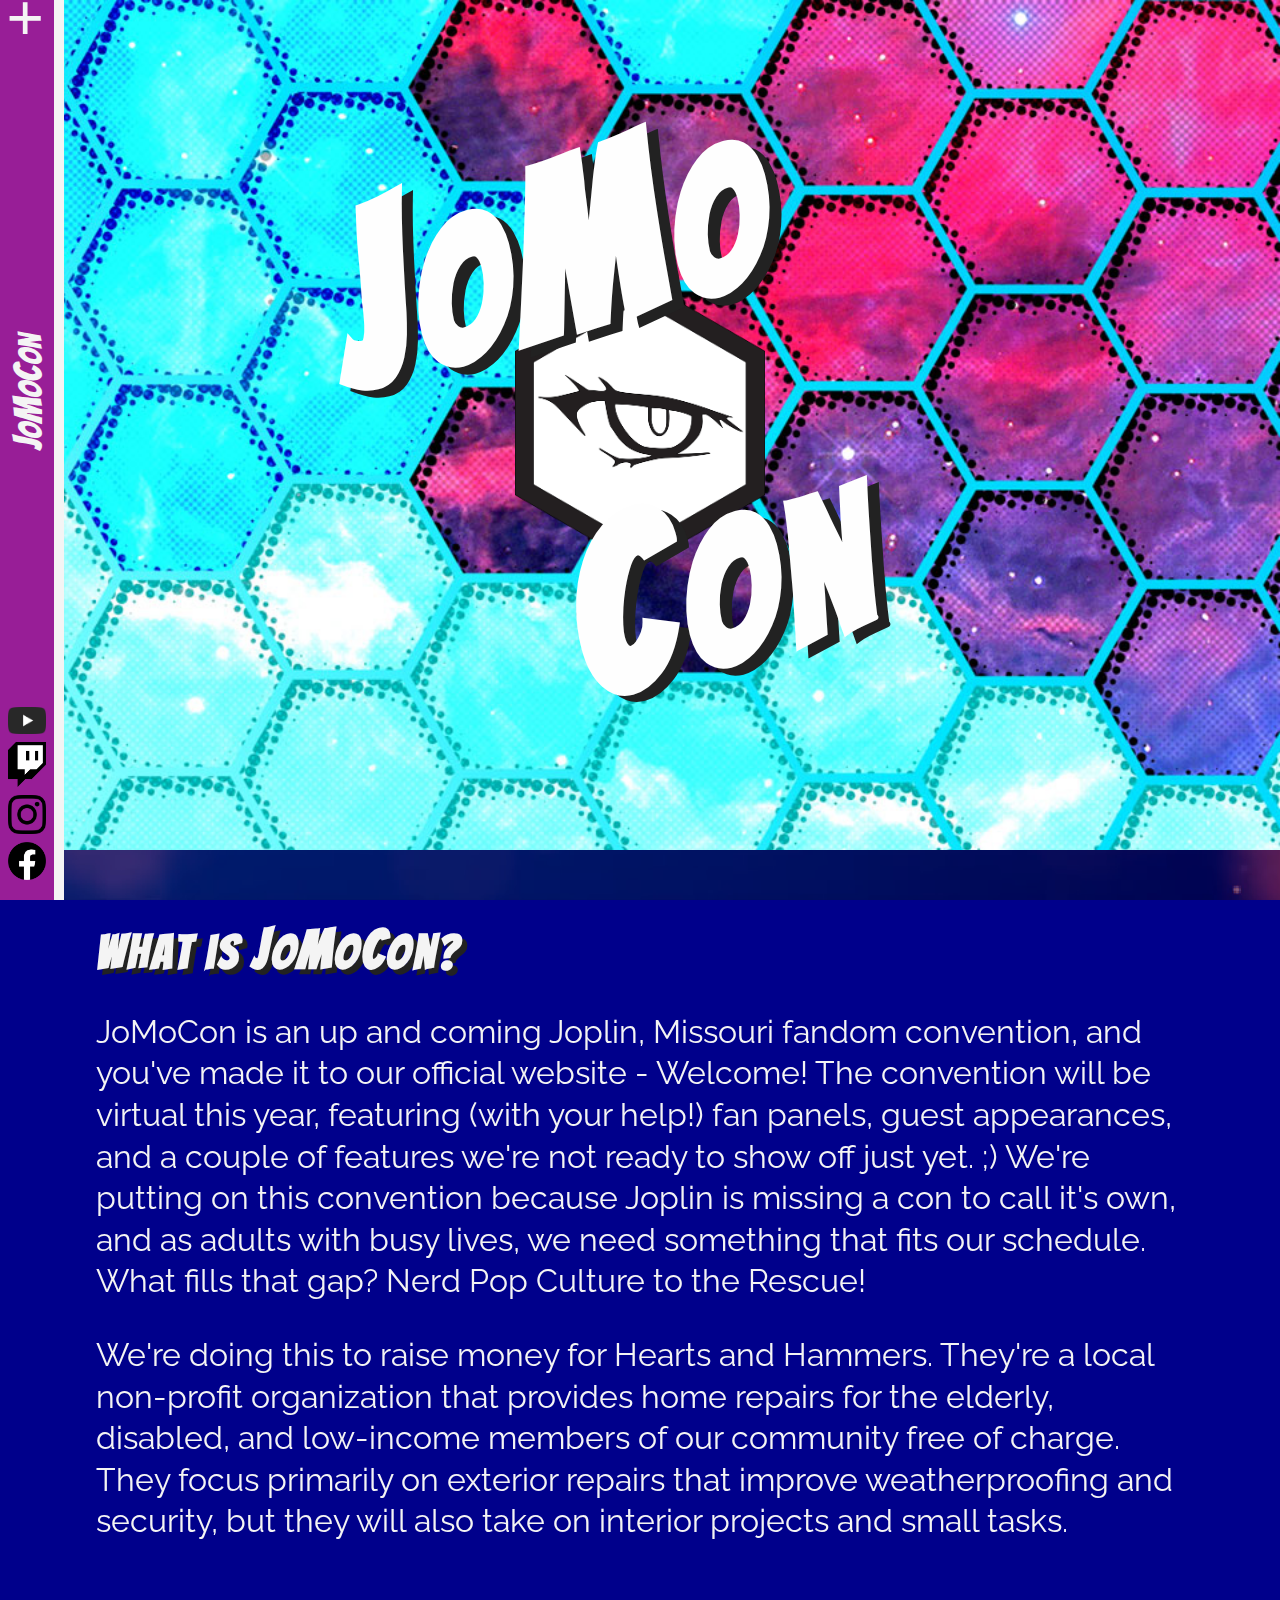
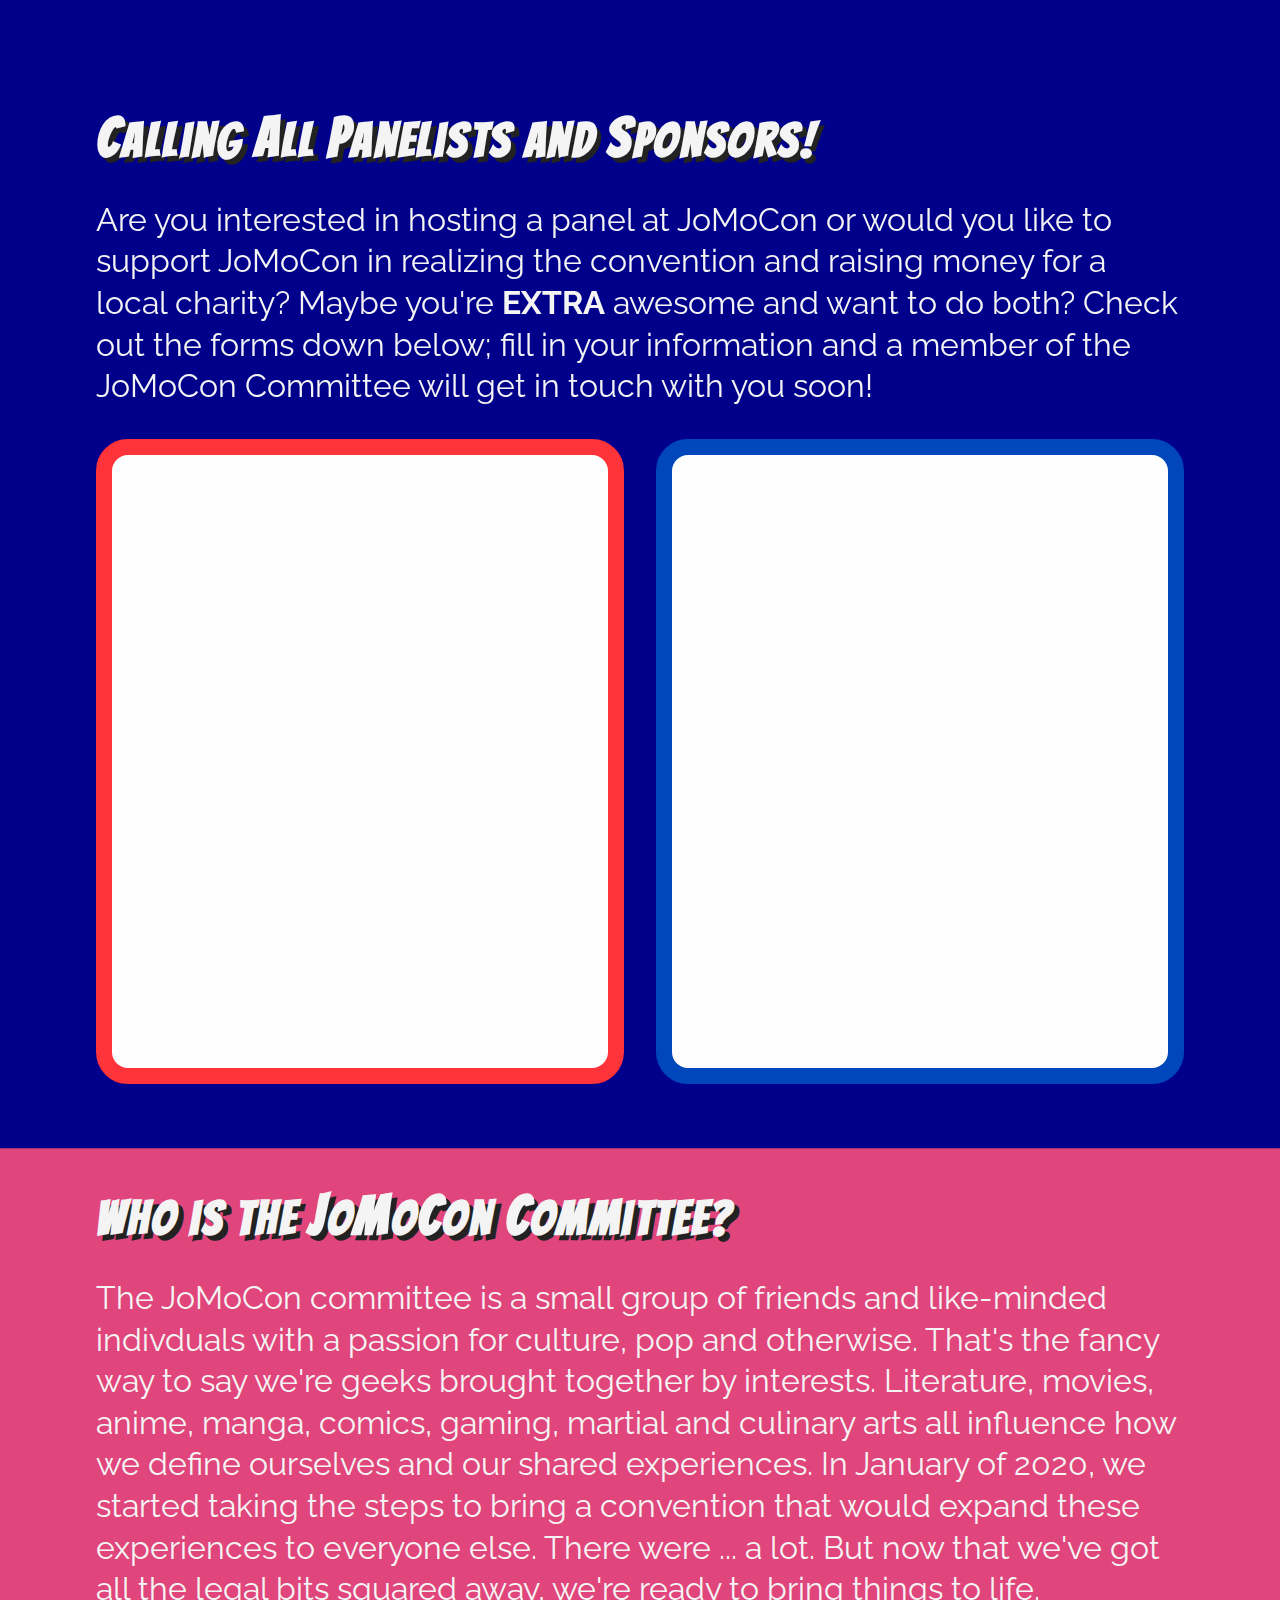
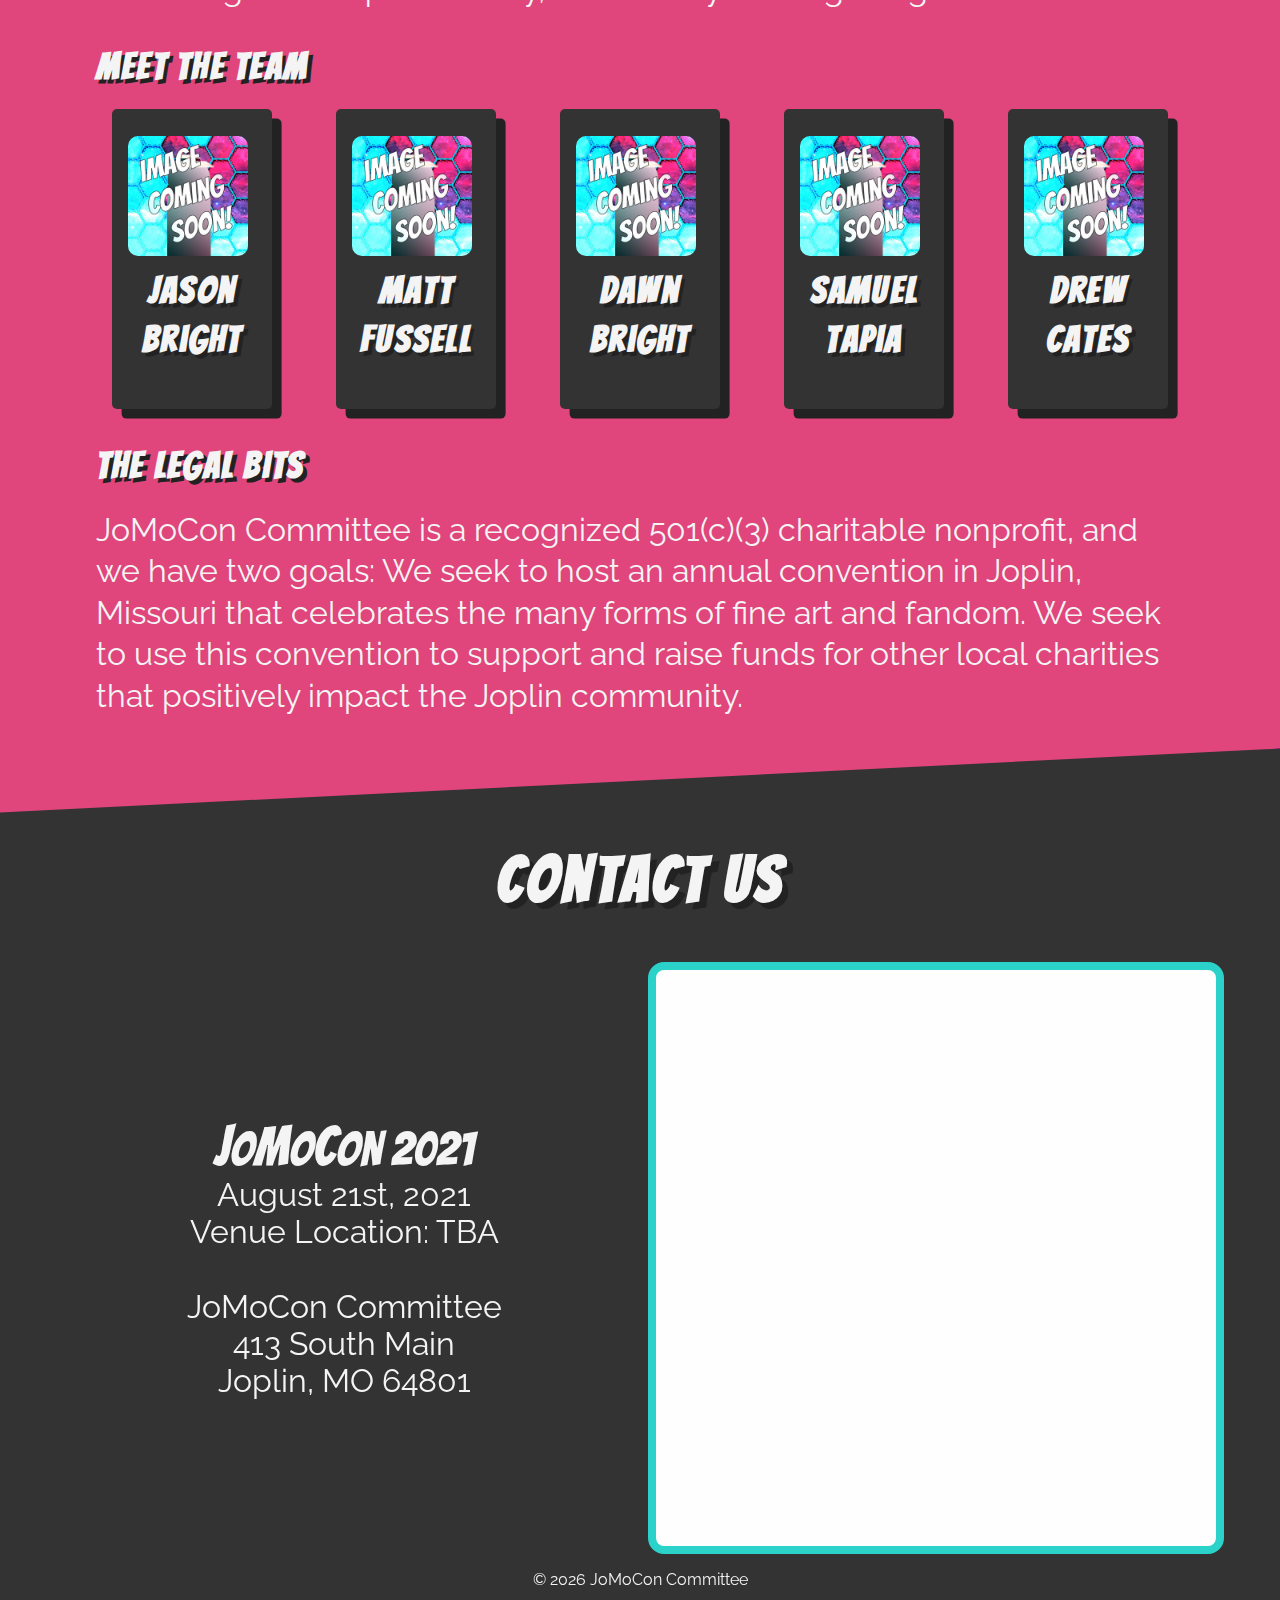
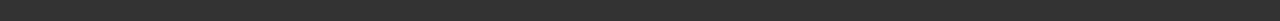
<file: index.html>
<!DOCTYPE html>
<html lang="en">
<head>
  <meta charset="UTF-8">
  <meta http-equiv="X-UA-Compatible" content="IE=edge">
  <meta name="viewport" content="width=device-width, initial-scale=1.0">
  <title>JoMoCon - Home</title>
  <script src="jomocon.js" defer></script>
  <link rel="stylesheet" href="css/jomocon.css">
</head>
<body>
  <video class="bgVideo" autoplay loop>
    <source src="video/bgVid720.mp4" type="video/mp4">
  </video>
  
  <nav>
    <!-- position: to the side -->
    <div class="navContainer">
      <a href="#" class="close-nav">+</a>
      <div class="navLinks">
        <a href="index.html" class="navLink active hidden">Home</a>
        <a href="media.html" class="navLink comingSoon hidden">Media</a>
        <a href="guests-and-events.html" class="navLink comingSoon hidden">Guests and Events</a>
        <a href="program.html" class="navLink comingSoon hidden">JoMoCon 2021 Program</a>
        <a href="#about" class="navLink hidden">About the Team</a><!-- change to page later -->
        <a href="sign-up.html" class="navLink comingSoon hidden">Vendors and Volunteers</a>
        <a href="#footer" class="navLink hidden">Contact Us</a>
        <a href="archive.html" class="navLink comingSoon hidden">Archived Posts</a>
        <a href="resources.html" class="navLink comingSoon hidden">JoMoCon Resources</a>        
      </div>
      <div class="logoHolder">
        <a href="index.html" class="homeText">
          <span class="bigger">J</span>o<span class="bigger">M</span>o<span class="bigger">C</span>on</a>
      </div>
      <div class="navSocials">
        <a href="#" class="comingSoon">
          <img src="/img/yt_icon_mono_light.png" 
               alt="image link to Jomocon's YouTube channel" 
               class="navImg">
        </a>
        <a href="#" class="comingSoon">
          <img src="/img/TwitchGlitchBlackOps.png" 
              alt="image link to Jomocon's Twitch channel" class="navImg">
        </a>
        <a href="#" class="comingSoon">
          <img src="/img/glyph-logo_May2016.png" 
               alt="image link to Jomocon's Instagram channel"" 
               class="navImg">
        </a>
        <a href="#" class="comingSoon">
          <img src="/img/f_logo_RGB-Black_512.png" 
               alt="image link to Jomocon's Facebook page" 
               class="navImg">
        </a>
      </div>
    </div>
  </nav>
  
  <header class="home-header"><!-- ::before bg: intro banner -->
    <section class="landing"><!-- position: relative-->
      <div class="headerTextContainer">
        <h1 class="topText"><span class="bigger">j</span>o<span class="bigger">M</span>o</h1>
        <div class="jomoconLogoContainer">
          <img src="/img/LogoIsolatedVector.png" alt="JoMoCon Eye Hex Logo">
        </div>
        <h1 class="bottomText"><span class="bigger">c</span>on</h1>
      </div>
      <!-- <div class="ticketBtnContainer">
        <a href="#" class="btn">Tickets</a>
      </div> -->
      <!-- <div class="tentacle tentacle-left"></div>
      <div class="tentacle tentacle-right"></div>
      <div class="jomoconLogoContainer"></div> -->
      <!-- <div class="infoContainer">
        <p>Lorem ipsum dolor, sit amet consectetur adipisicing elit. Natus, maxime!</p>
        <p>Lorem, ipsum dolor sit amet consectetur adipisicing elit. Consectetur, laboriosam.</p>
        <p>Lorem ipsum dolor sit amet consectetur adipisicing elit. Voluptas, doloribus!</p>
      </div> -->
      <!-- <div class="wordCloud"></div>
      <section class="guestsContainer"></section>
      <section class="charityContainer"></section> -->
    </section>

  </header>
  <section class="home-feature1">
    <!-- LAUNCH: About the con -->
    <h2>
      What is <span class="bigger">J</span>o<span class="bigger">M</span>o<span class="bigger">C</span>on?
    </h2>

    <p>
      JoMoCon is an up and coming Joplin, Missouri fandom convention, and you've made it to our official website - Welcome! The convention will be virtual this year, featuring (with your help!) fan panels, guest appearances, and a couple of features we're not ready to show off just yet. ;) We're putting on this convention because Joplin is missing a con to call it's own, and as adults with busy lives, we need something that fits our schedule. What fills that gap? Nerd Pop Culture to the Rescue!
    </p>
    <p>
      We're doing this to raise money for Hearts and Hammers. They're a local non-profit organization that provides home repairs for the elderly, disabled, and low-income members of our community free of charge. They focus primarily on exterior repairs that improve weatherproofing and security, but they will also take on interior projects and small tasks.
    </p>

    <!-- Latest info [ active media / database field: 1 lead item, 3 previous items ] -->
    <!-- cosplay, panels, vendors call to action banner with link -->
    <!-- split section: get tickets call to action / snippets from us -->
  </section>
  <section class="home-feature1_5">
    <h2>
      <span class="bigger">C</span>alling <span class="bigger">A</span>ll <span class="bigger">P</span>anelists and <span class="bigger">S</span>ponsors!
    </h2>

    <p>
      Are you interested in hosting a panel at JoMoCon or would you like to support JoMoCon in realizing the convention and raising money for a local charity? Maybe you're <strong>EXTRA</strong> awesome and want to do both? Check out the forms down below; fill in your information and a member of the JoMoCon Committee will get in touch with you soon!
    </p>

    <div class="formsContainer">
      <div class="panelForm">
        <iframe src="https://docs.google.com/forms/d/e/1FAIpQLSddfQi0k_3UsQfINuEj2T1z5FvI-oBx-nykm9gRe0D7GSnoPQ/viewform?embedded=true" frameborder="0" marginheight="0" marginwidth="0">Loading…</iframe>
      </div>
      <div class="sponsorForm">
        <iframe src="https://docs.google.com/forms/d/e/1FAIpQLSfTG-SnoT9TYHjrRIyNO6gWb4TLD3zooViBBd_CyuNIemhq1Q/viewform?embedded=true" frameborder="0" marginheight="0" marginwidth="0">Loading…</iframe>
      </div>
    </div>
  </section>
  <section id="about" class="home-feature2">
    <!-- LAUNCH: About the committee -->
    <h2>
      Who is the <span class="bigger">J</span>o<span class="bigger">M</span>o<span class="bigger">C</span>on <span class="bigger">C</span>ommittee?
    </h2>

    <p>
      The JoMoCon committee is a small group of friends and like-minded indivduals with a passion for culture, pop and otherwise. That's the fancy way to say we're geeks brought together by interests. Literature, movies, anime, manga, comics, gaming, martial and culinary arts all influence how we define ourselves and our shared experiences. In January of 2020, we started taking the steps to bring a convention that would expand these experiences to everyone else. There were ... a lot. But now that we've got all the legal bits squared away, we're ready to bring things to life.
    </p>

    <h3>
      Meet the team
    </h3>

    <div class="teamCards">
      <div class="card closedCard" data-id="01">
        <div class="imgAndNameHolder">
          <img src="/img/portrait-placeholder.jpg" alt="demonstration avatar" class="cardAvatar">
          <h3 class="cardName">Jason Bright</h3>
        </div>
        <p class="cardAbout hidden">Jason Bright is a public school teacher by day and a convention organizer by moonlight. Ever since attending his first anime convention, he has been hopelessly hooked on the experiences that come from such an event. Jason lives for cult classic cinema, FPS and RTS gaming, and all things cyberpunk; not to mention a recent obsession with vapowave music and pixel gif art.</p>
      </div>
      <div class="card closedCard" data-id="02">
        <div class="imgAndNameHolder">
          <img src="/img/portrait-placeholder.jpg" alt="demonstration avatar" class="cardAvatar">
          <h3 class="cardName">Matt Fussell</h3>
        </div>
        <p class="cardAbout hidden">Matt is the guy who does things, except for typing out his bio for launch.</p>
      </div>
      <div class="card closedCard" data-id="03">
        <div class="imgAndNameHolder">
          <img src="/img/portrait-placeholder.jpg" alt="demonstration avatar" class="cardAvatar">
          <h3 class="cardName">Dawn Bright</h3>
        </div>
         <p class="cardAbout hidden">Dawn Bright is an employment specialist, when she isn't archiving the activities of the Committee,creating our connections with guest speakers, or keeping Jason on track. Ever the eclectic, she boasts a broad range of fandom love from the sagas of Jim Butcher and sherrilyn McQueen to series like Yu Yu Hakusho and and so much more.To top it all off, she is a jack of all trades in the world of card games.</p>
      </div>
      <div class="card closedCard" data-id="04">
        <div class="imgAndNameHolder">
          <img src="/img/portrait-placeholder.jpg" alt="demonstration avatar" class="cardAvatar">
          <h3 class="cardName">Samuel Tapia</h3>
        </div>
        <p class="cardAbout hidden">Seeker of Truth and Watcher of the high ground.</p>
      </div>
      <div class="card closedCard" data-id="05">
        <div class="imgAndNameHolder">
          <img src="/img/portrait-placeholder.jpg" alt="demonstration avatar" class="cardAvatar">
          <h3 class="cardName">Drew Cates</h3>
        </div>
        <p class="cardAbout hidden">Drew Cates is the unofficial engineer of the Committee. This makes sense considering his handyman skills and background in welding. An average evening for Drew consists of creating amature cosplay while developing Star Wars fanfic, with DS9 marathoning on the TV. He also seems to knows his way around the land of Skyrim better than he does Southwest Missouri.</p>
      </div>
    </div>

    <h3>
      The Legal Bits
    </h3>

    <p>
      JoMoCon Committee is a recognized 501(c)(3) charitable nonprofit, and we have two goals: We seek to host an annual convention in Joplin, Missouri that celebrates the many forms of fine art and fandom. We seek to use this convention to support and raise funds for other local charities that positively impact the Joplin community.
    </p>
    <!-- sponsors -->
  </section>
  <footer id="footer">
    <div class="footerTitle">
      <h3>
        Contact Us
      </h3>
    </div>

    <div class="footerMain">
      <div class="footerContactInfo">
        <address>
          <p class="leadF"><span class="bigger">J</span>o<span class="bigger">M</span>o<span class="bigger">C</span>on 2021</p>
          <p>August 21st, 2021</p>
          <p>Venue Location: TBA</p>
          <br><br>
          <p>JoMoCon Committee</p>
          <p>413 South Main</p>
          <p>Joplin, MO 64801</p>
        </address>
        <div class="footerContactForm">
          <iframe src="https://docs.google.com/forms/d/e/1FAIpQLSd68YiR7d7V17ts-nvlXcBadpYNJH5pKlCcnRiQNk3mFGTJzA/viewform?embedded=true" frameborder="0" marginheight="0" marginwidth="0">Loading…</iframe>
        </div>
      </div>
    </div>
    <div class="copyright">
      <p>&copy <span class="currentYear">[ current year ]</span> JoMoCon Committee</p>
    </div>
    
    <!-- OPTIONAL: map link, mailing list -->
  </footer>
</body>
</html>
</file>
<file: css/jomocon.css>
@import url("https://fonts.googleapis.com/css2?family=Bangers&family=Raleway&display=swap");
* {
  box-sizing: border-box;
}

*, ::before, ::after {
  margin: 0;
  padding: 0;
}

html {
  scroll-behavior: smooth;
}

body {
  background: darkblue;
  overflow-x: hidden;
  font-family: "Raleway", sans-serif;
  color: #f4f4f4;
}
body > footer {
  margin-bottom: 0;
}
body .bgVideo {
  height: 100vh;
  width: auto;
  opacity: 0.5;
  overflow: hidden;
  position: fixed;
  z-index: -1;
}

h1, h2, h3,
h4, h5, h6,
.homeText {
  font-family: "Bangers", cursive;
}

nav {
  height: 100%;
  width: 5vw;
  position: fixed;
  z-index: 1;
  top: 0;
  left: 0;
  overflow-x: hidden;
  background: #981E97;
  color: #f4f4f4;
  transition: all 0.5s ease-in-out;
  border-right: 10px solid #f4f4f4;
}
nav div.navContainer {
  display: flex;
  flex-direction: column;
  justify-content: space-between;
  align-items: center;
  height: 100%;
  padding: 1em 0.5em;
  color: inherit;
}
nav div.navContainer > a.close-nav {
  position: absolute;
  top: -0.2em;
  right: 0.15em;
  text-decoration: none;
  color: inherit;
  font-size: 4rem;
  font-family: monospace;
  transition: all 0.5s ease-in-out;
}
nav div.navContainer .navLinks {
  margin-top: 3em;
  margin-bottom: 1em;
  display: flex;
  flex-direction: column;
  justify-content: center;
  text-align: center;
}
nav div.navContainer .navLinks > a {
  display: block;
  text-decoration: none;
  color: #333333;
  font-family: "Raleway", sans-serif;
  font-size: 1.5rem;
  font-weight: bolder;
  line-height: 2rem;
  transition: all 0.15s linear;
}
nav div.navContainer .navLinks > a:visited {
  color: #333333;
}
nav div.navContainer .navLinks > a:hover, nav div.navContainer .navLinks > a:focus {
  transform: scale(1.1);
  color: #f4f4f4;
  text-shadow: 0.1em 0.1em #333333;
}
nav div.navContainer .navLinks > a:active {
  color: #fefefe;
}
nav div.navContainer .navLinks a.comingSoon {
  color: #777777;
  cursor: default;
}
nav div.navContainer .navLinks a.comingSoon:hover, nav div.navContainer .navLinks a.comingSoon:focus {
  text-shadow: none;
  transform: scale(1);
}
nav div.navContainer .navLinks a.active {
  color: #f4f4f4;
}
nav div.navContainer .logoHolder a {
  text-decoration: none;
  display: block;
  font-size: 2rem;
}
nav div.navContainer .logoHolder a .bigger {
  font-size: 2.5rem;
}
nav div.navContainer .logoHolder a.homeText {
  transform: rotate(-90deg);
  color: inherit;
}
nav div.navContainer div.navSocials {
  display: flex;
  flex-direction: column;
  align-items: center;
  justify-content: space-around;
}
nav div.navContainer div.navSocials > * {
  padding: 0.25em;
}
nav div.navContainer div.navSocials a {
  text-decoration: none;
  display: flex;
}
nav div.navContainer div.navSocials a .navImg {
  width: 3vw;
  height: auto;
}

header.home-header {
  height: 825px;
}
header.home-header .landing {
  background: url("/img/jomocon-header-image-1080-narrow.jpg");
  background-repeat: no-repeat;
  background-size: contain;
  background-attachment: fixed;
  position: relative;
  height: 100%;
  display: flex;
  align-items: center;
  justify-content: center;
}
header.home-header .landing .headerTextContainer {
  position: relative;
}
header.home-header .landing .headerTextContainer .topText {
  position: absolute;
  top: -0.8em;
  left: -1em;
  transform: rotate(-15deg);
}
header.home-header .landing .headerTextContainer .bottomText {
  position: absolute;
  top: 0.9em;
  left: 0.25em;
  transform: rotate(-15deg);
}
header.home-header .landing h1 {
  font-size: 12rem;
  font-weight: 600;
  letter-spacing: 0.05em;
  color: #fefefe;
  text-shadow: 0.05em 0.05em #222222;
}
header.home-header .landing h1 span.bigger {
  font-size: 15rem;
  letter-spacing: 0.05em;
}
header.home-header .landing .jomoconLogoContainer {
  margin: auto;
  text-align: center;
}
header.home-header .landing .jomoconLogoContainer > img {
  width: 250px;
  height: auto;
}

.home-feature1,
.home-feature2,
.home-feature1_5 {
  padding: 2em 3em;
  font-size: 2rem;
  line-height: 1.3;
}
.home-feature1 h2, .home-feature1 h3,
.home-feature2 h2,
.home-feature2 h3,
.home-feature1_5 h2,
.home-feature1_5 h3 {
  letter-spacing: 0.05em;
  margin-bottom: 0.5em;
  text-shadow: 0.1em 0.1em #222222;
}
.home-feature1 h2 span.bigger, .home-feature1 h3 span.bigger,
.home-feature2 h2 span.bigger,
.home-feature2 h3 span.bigger,
.home-feature1_5 h2 span.bigger,
.home-feature1_5 h3 span.bigger {
  font-size: 3.5rem;
}
.home-feature1 p,
.home-feature2 p,
.home-feature1_5 p {
  margin-bottom: 1em;
}

.home-feature1_5 .formsContainer {
  display: flex;
  gap: 1em;
  justify-content: center;
  align-items: center;
  margin: inherit auto;
}
.home-feature1_5 .formsContainer .panelForm,
.home-feature1_5 .formsContainer .sponsorForm {
  background: #fefefe;
  width: 45vw;
  border-radius: 1em;
  padding: 1em;
}
.home-feature1_5 .formsContainer .panelForm iframe,
.home-feature1_5 .formsContainer .sponsorForm iframe {
  width: 100%;
  min-height: 540px;
}
.home-feature1_5 .formsContainer .panelForm {
  border: 0.5em solid #FF333A;
}
.home-feature1_5 .formsContainer .sponsorForm {
  border: 0.5em solid #0047BB;
}

.home-feature2 {
  background: #E0457B;
  -webkit-clip-path: polygon(0 0, 100% 0, 100% calc(100% - 5vw), 0 100%);
          clip-path: polygon(0 0, 100% 0, 100% calc(100% - 5vw), 0 100%);
  margin-bottom: -5vw;
  padding-top: 1em;
}
.home-feature2 h3 {
  letter-spacing: 0.06em;
}
.home-feature2 .teamCards {
  display: flex;
  gap: 1em;
  margin-bottom: 1em;
  justify-content: space-around;
  min-height: 200px;
}
.home-feature2 .teamCards .card {
  height: 350px;
  background: #333333;
  display: flex;
  justify-content: space-around;
  align-items: center;
  padding: 0.5em;
  border-radius: 5px;
  box-shadow: 0.3em 0.3em #222222;
  transition: width 0.75s ease-in-out;
}
.home-feature2 .teamCards .card .imgAndNameHolder .cardAvatar {
  width: 160px;
  height: 160px;
  border-radius: 10px;
}
.home-feature2 .teamCards .card .cardAbout {
  padding: 1em;
  opacity: 0;
  transition: opacity 0.25s linear;
}
.home-feature2 .teamCards .card h3 {
  text-align: center;
}
.home-feature2 .teamCards .card p {
  font-size: 1.25rem;
}

#footer {
  background: #333333;
  padding: 7.5vw 3em 2em 3em;
  display: flex;
  flex-direction: column;
  align-items: center;
  gap: 1em;
}
#footer h2, #footer h3 {
  font-size: 4rem;
  letter-spacing: 0.05em;
  margin-bottom: 0.5em;
  text-shadow: 0.1em 0.1em #222222;
}
#footer h2 span.bigger, #footer h3 span.bigger {
  font-size: 3.5rem;
}
#footer .footerContactInfo {
  display: flex;
  gap: 1em;
  justify-content: center;
  align-items: center;
}
#footer .footerContactInfo address {
  display: block;
  font-style: normal;
  width: 45vw;
  display: flex;
  flex-direction: column;
  align-items: center;
}
#footer .footerContactInfo address p {
  font-size: 2rem;
}
#footer .footerContactInfo address p.leadF {
  font-size: 3rem;
}
#footer .footerContactInfo address p span.bigger {
  font-size: 3.5rem;
}
#footer .footerContactForm {
  background: #fefefe;
  border: 0.5em solid #2AD2C9;
  width: 45vw;
  border-radius: 1em;
  padding: 1em;
}
#footer .footerContactForm iframe {
  width: 100%;
  min-height: 540px;
}

.openNav {
  width: 25vw;
  background: #FF333A;
}

.hidden {
  display: none !important;
}

.rotate45 {
  transform: rotate(45deg);
}

.navSocialsH {
  flex-direction: initial !important;
  justify-content: space-around;
}

.navContainerOpen {
  justify-content: flex-start !important;
}

.leadF {
  font-family: "Bangers", cursive;
}

.openCard {
  width: 80vh !important;
}

.closedCard {
  width: 200px !important;
}

.opFull {
  opacity: 1 !important;
}

.opNone {
  opacity: 0 !important;
}

@media screen and (min-width: 1600px) {
  header.home-header .landing {
    background: url("/img/jomocon-header-image-1080-narrow.jpg");
    background-size: cover;
  }

  nav {
    width: 4vw;
    border-right: 10px solid #f4f4f4;
  }
  nav div.navContainer > a.close-nav {
    top: -0.2em;
    right: 0.15em;
    font-size: 4rem;
  }
  nav div.navContainer .logoHolder a {
    font-size: 2rem;
  }
  nav div.navContainer .logoHolder a .bigger {
    font-size: 2.5rem;
  }
  nav div.navContainer div.navSocials a .navImg {
    width: 2vw;
    height: auto;
  }

  .home-feature2 .teamCards {
    min-height: 200px;
  }
  .home-feature2 .teamCards .card {
    height: 350px;
    padding: 0.5em;
  }
  .home-feature2 .teamCards .card .imgAndNameHolder {
    text-align: center;
  }
  .home-feature2 .teamCards .card .imgAndNameHolder .cardAvatar {
    width: 180px;
    height: 180px;
    border-radius: 10px;
  }
  .home-feature2 .teamCards .card .cardAbout {
    padding: 1em;
  }
  .home-feature2 .teamCards .card p {
    font-size: 1.25rem;
  }

  .openNav {
    width: 20vw;
    background: #FF333A;
  }

  .openCard {
    width: 80vh !important;
  }

  .closedCard {
    width: 250px !important;
  }
}
@media screen and (min-width: 1920px) {
  header.home-header .landing {
    background: url("/img/jomocon-header-image-1080.jpg");
    background-size: cover;
  }

  .bgVideo {
    height: 200vh;
    width: auto;
    opacity: 0.5;
    overflow: hidden;
    position: fixed;
    z-index: -1;
  }

  nav {
    width: 3vw;
    border-right: 10px solid #f4f4f4;
  }
  nav div.navContainer > a.close-nav {
    top: -0.2em;
    right: 0.15em;
    font-size: 4rem;
  }
  nav div.navContainer .logoHolder a {
    font-size: 2.5rem;
  }
  nav div.navContainer .logoHolder a .bigger {
    font-size: 3rem;
  }
  nav div.navContainer div.navSocials a .navImg {
    width: 1.5vw;
    height: auto;
  }

  .home-feature2 .teamCards {
    min-height: 200px;
  }
  .home-feature2 .teamCards .card {
    height: 350px;
    padding: 0.5em;
  }
  .home-feature2 .teamCards .card .imgAndNameHolder {
    text-align: center;
  }
  .home-feature2 .teamCards .card .imgAndNameHolder .cardAvatar {
    width: 200px;
    height: 200px;
    border-radius: 10px;
  }
  .home-feature2 .teamCards .card .cardAbout {
    padding: 1em;
  }
  .home-feature2 .teamCards .card p {
    font-size: 1.25rem;
  }

  .openNav {
    width: 20vw;
    background: #FF333A;
  }

  .openCard {
    width: 80vh !important;
  }

  .closedCard {
    width: 300px !important;
  }
}
@media screen and (max-width: 1280px) {
  header.home-header {
    height: 850px;
  }
  header.home-header .landing {
    background: url("/img/jomocon-header-image-720-narrow.jpg");
    background-size: cover;
    background-attachment: scroll;
  }

  .home-feature2 .teamCards .card {
    height: 300px;
  }
  .home-feature2 .teamCards .card .imgAndNameHolder .cardAvatar {
    width: 120px;
    height: 120px;
  }

  .closedCard {
    width: 160px !important;
  }
}
@media screen and (max-width: 1024px) {
  nav {
    width: 7vw;
    border-right: 7px solid #f4f4f4;
  }
  nav div.navContainer > a.close-nav {
    right: 0.2em;
  }
  nav div.navContainer .logoHolder a {
    font-size: 2.5rem;
  }
  nav div.navContainer .logoHolder a .bigger {
    font-size: 3rem;
  }
  nav div.navContainer div.navSocials a .navImg {
    width: 4vw;
  }

  .home-feature1,
.home-feature2,
.home-feature1_5 {
    padding: 1em 3em;
    font-size: 2rem;
    line-height: 1.3;
  }
  .home-feature1 h2, .home-feature1 h3,
.home-feature2 h2,
.home-feature2 h3,
.home-feature1_5 h2,
.home-feature1_5 h3 {
    letter-spacing: 0.05em;
    margin-bottom: 0.4em;
    text-shadow: 0.1em 0.1em #222222;
  }
  .home-feature1 h2 span.bigger, .home-feature1 h3 span.bigger,
.home-feature2 h2 span.bigger,
.home-feature2 h3 span.bigger,
.home-feature1_5 h2 span.bigger,
.home-feature1_5 h3 span.bigger {
    font-size: 3.5rem;
  }
  .home-feature1 p,
.home-feature2 p,
.home-feature1_5 p {
    margin-bottom: 0.5em;
  }

  .home-feature1_5 .formsContainer {
    flex-direction: column;
  }
  .home-feature1_5 .formsContainer .panelForm,
.home-feature1_5 .formsContainer .sponsorForm {
    width: 80vw;
  }

  .home-feature2 .teamCards .card {
    height: 280px;
  }
  .home-feature2 .teamCards .card .imgAndNameHolder .cardAvatar {
    width: 100px;
    height: 100px;
  }

  #footer .footerContactInfo {
    flex-direction: column;
    gap: 1.5em;
  }
  #footer .footerContactInfo address {
    width: 80vw;
  }
  #footer .footerContactForm {
    width: 80vw;
  }

  .closedCard {
    width: 140px !important;
  }
}
@media screen and (max-width: 960px) {
  .home-feature1,
.home-feature1_5,
.home-feature2,
#footer {
    padding-left: 15vw !important;
  }

  .home-feature2 .teamCards {
    flex-wrap: wrap;
  }
  .home-feature2 .teamCards .card {
    min-height: auto;
    display: inline-flex;
    padding: 5em;
  }
  .home-feature2 .teamCards .card .imgAndNameHolder .cardAvatar {
    width: 200px;
    height: 200px;
  }

  .closedCard {
    width: 325px !important;
    display: inline-flex;
  }

  .openCard {
    width: 80vh !important;
    padding: 5em 1em !important;
  }
}
@media screen and (max-width: 959px) {
  .home-feature1,
.home-feature2,
.home-feature1_5 {
    padding: 1em 3em;
    font-size: 2rem;
    line-height: 1.3;
  }
  .home-feature1 h2, .home-feature1 h3,
.home-feature2 h2,
.home-feature2 h3,
.home-feature1_5 h2,
.home-feature1_5 h3 {
    letter-spacing: 0.05em;
    margin-bottom: 0.4em;
    text-shadow: 0.1em 0.1em #222222;
  }
  .home-feature1 h2 span.bigger, .home-feature1 h3 span.bigger,
.home-feature2 h2 span.bigger,
.home-feature2 h3 span.bigger,
.home-feature1_5 h2 span.bigger,
.home-feature1_5 h3 span.bigger {
    font-size: 3.5rem;
  }
  .home-feature1 p,
.home-feature2 p,
.home-feature1_5 p {
    margin-bottom: 0.5em;
    font-size: 1.75rem;
  }

  nav {
    width: 10vw;
    border-right: 7px solid #f4f4f4;
  }
  nav div.navContainer > a.close-nav {
    right: 0.25em;
  }
  nav div.navContainer .logoHolder a {
    font-size: 2.5rem;
  }
  nav div.navContainer .logoHolder a .bigger {
    font-size: 3rem;
  }
  nav div.navContainer div.navSocials a .navImg {
    width: 6vw;
  }

  header.home-header {
    height: 700px;
  }
  header.home-header .landing {
    background: url("/img/jomocon-header-image-540-narrow.jpg");
    background-size: cover;
    background-attachment: scroll;
  }
  header.home-header .landing .headerTextContainer {
    position: relative;
  }
  header.home-header .landing .headerTextContainer .topText {
    top: -0.75em;
    left: -1em;
  }
  header.home-header .landing .headerTextContainer .bottomText {
    top: 1em;
    left: 0.3em;
  }
  header.home-header .landing h1 {
    font-size: 9rem;
  }
  header.home-header .landing h1 span.bigger {
    font-size: 11rem;
  }
  header.home-header .landing .jomoconLogoContainer > img {
    width: 200px;
  }

  .home-feature1_5 .formsContainer .panelForm,
.home-feature1_5 .formsContainer .sponsorForm {
    width: 75vw;
  }

  .home-feature2 .teamCards {
    flex-wrap: wrap;
  }
  .home-feature2 .teamCards .card {
    min-height: auto;
    display: inline-flex;
    padding: 5em;
  }
  .home-feature2 .teamCards .card .imgAndNameHolder .cardAvatar {
    width: 200px;
    height: 200px;
  }

  .closedCard {
    width: 60vw !important;
    display: inline-flex;
  }

  .openCard {
    width: 80vh !important;
    min-height: 50vh !important;
    padding: 5em 1em !important;
  }
}
@media screen and (max-width: 640px) {
  header.home-header {
    height: 75vh;
  }
  header.home-header .landing {
    background: url("/img/jomocon-header-image-540-narrow.jpg");
    background-repeat: no-repeat;
    background-size: cover;
    background-attachment: scroll;
  }
  header.home-header .landing .headerTextContainer {
    position: relative;
    left: calc(100vw - 95%);
  }
  header.home-header .landing .headerTextContainer .topText {
    top: -0.75em;
    left: -1em;
  }
  header.home-header .landing .headerTextContainer .bottomText {
    top: 1em;
    left: 0.3em;
  }
  header.home-header .landing h1 {
    font-size: 9rem;
  }
  header.home-header .landing h1 span.bigger {
    font-size: 11rem;
  }
  header.home-header .landing .jomoconLogoContainer > img {
    width: 200px;
  }

  .home-feature1,
.home-feature1_5,
.home-feature2 {
    text-align: center;
  }

  .home-feature2 .teamCards .card {
    transition: min-height 0.75s ease-in-out;
  }

  .openNav {
    width: 40vw;
    background: #FF333A;
  }

  .closedCard {
    width: 70vw !important;
    display: inline-flex;
  }

  .openCard {
    flex-direction: column;
    width: 70vh !important;
    min-height: 60vh !important;
    padding: 5em 1em !important;
  }
}
@media screen and (max-width: 540px) {
  header.home-header {
    height: 60vh;
  }
  header.home-header .landing {
    background: url("/img/jomocon-header-image-540-narrow.jpg");
    background-repeat: no-repeat;
    background-size: cover;
    background-attachment: scroll;
  }
  header.home-header .landing .headerTextContainer {
    position: relative;
    left: calc(100vw - 95%);
  }
  header.home-header .landing .headerTextContainer .topText {
    top: -0.9em;
    left: -1em;
  }
  header.home-header .landing .headerTextContainer .bottomText {
    top: 1em;
    left: 0.3em;
  }
  header.home-header .landing h1 {
    font-size: 5.5rem;
  }
  header.home-header .landing h1 span.bigger {
    font-size: 7.5rem;
  }
  header.home-header .landing .jomoconLogoContainer > img {
    width: 125px;
  }

  nav {
    width: 15vw;
    border-right: 7px solid #f4f4f4;
  }
  nav div.navContainer > a.close-nav {
    right: 0.25em;
  }
  nav div.navContainer .logoHolder a {
    font-size: 2.5rem;
  }
  nav div.navContainer .logoHolder a .bigger {
    font-size: 3rem;
  }
  nav div.navContainer div.navSocials a .navImg {
    width: 10vw;
  }

  .home-feature1,
.home-feature1_5,
.home-feature2,
#footer {
    margin-left: 10vw !important;
  }

  .home-feature1_5 .formsContainer .panelForm,
.home-feature1_5 .formsContainer .sponsorForm {
    margin-left: 10vw !important;
  }

  .openNav {
    width: 60vw;
    background: #FF333A;
  }

  .closedCard {
    width: 70vw !important;
    display: inline-flex;
  }

  .openCard {
    flex-direction: column;
    width: 70vh !important;
    min-height: 90vh !important;
    padding: 1em 1em !important;
  }
}/*# sourceMappingURL=jomocon.css.map */
</file>
